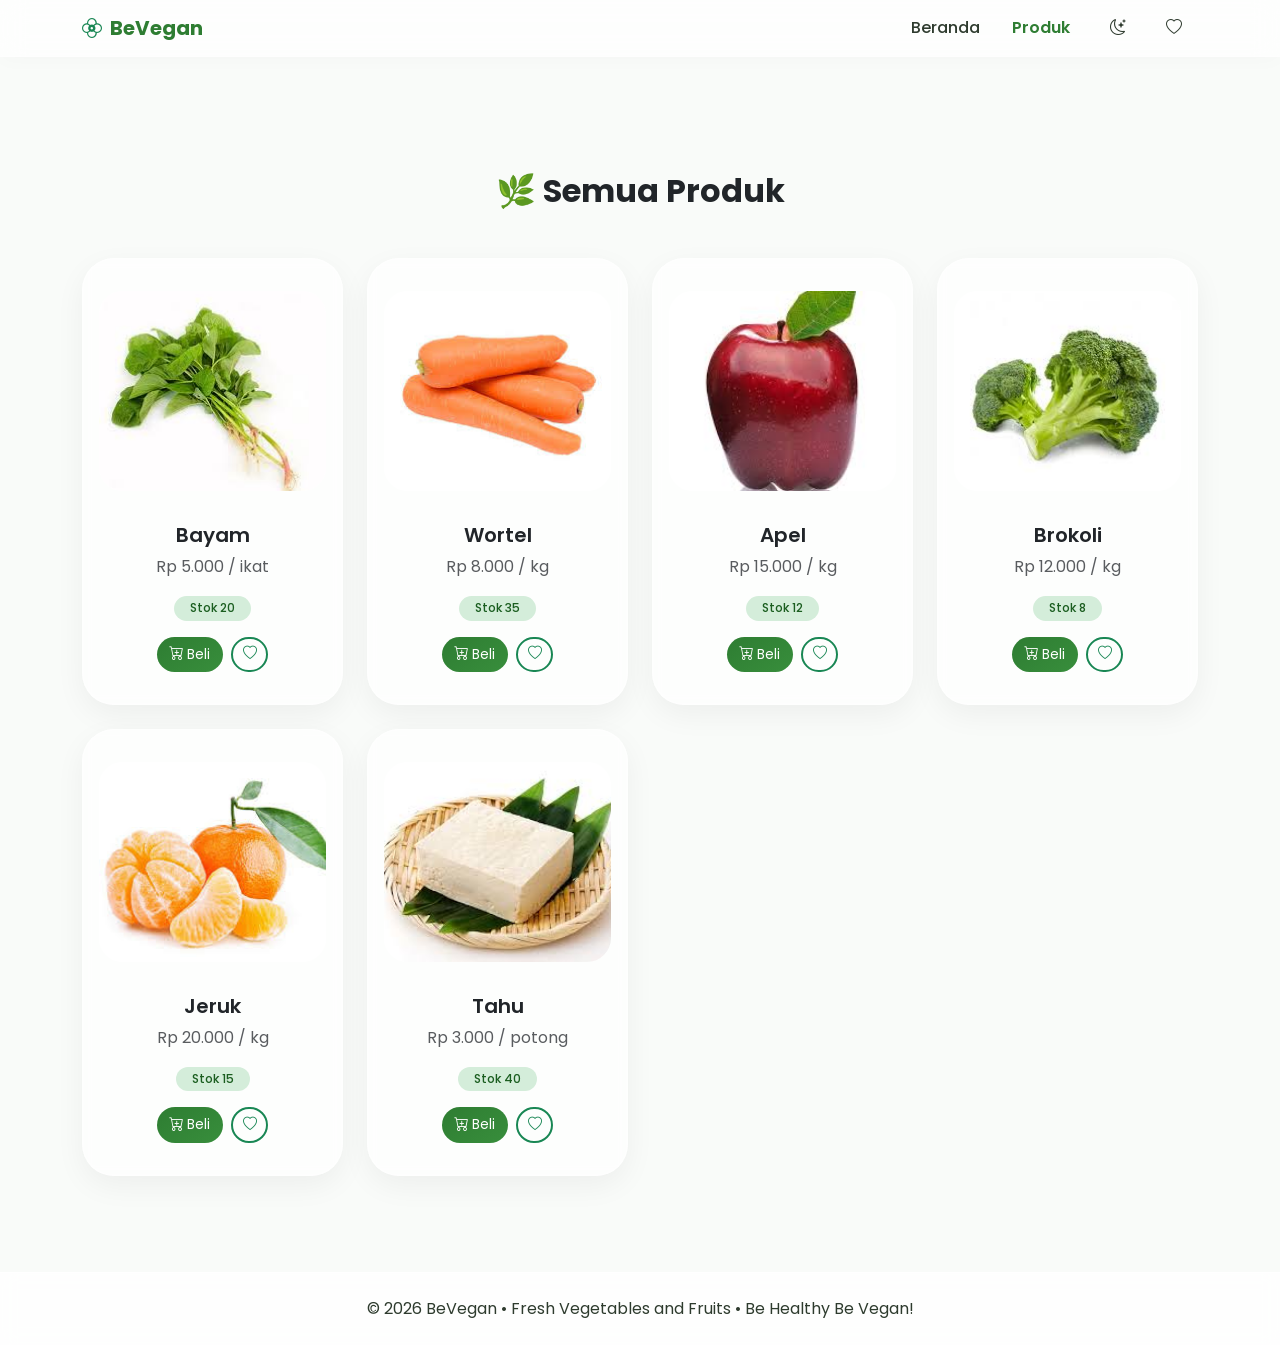
<file: produk.html>
<!DOCTYPE html>
<html lang="id">
<head>
  <meta charset="UTF-8">
  <meta name="viewport" content="width=device-width, initial-scale=1.0">
  <title>Produk • BeVegan</title>

  <!-- Google Fonts -->
  <link rel="preconnect" href="https://fonts.googleapis.com">
  <link rel="preconnect" href="https://fonts.gstatic.com" crossorigin>
  <link href="https://fonts.googleapis.com/css2?family=Poppins:wght@300;400;500;600;700&display=swap" rel="stylesheet">

  <!-- Bootstrap + Icons -->
  <link href="https://cdn.jsdelivr.net/npm/bootstrap@5.3.0/dist/css/bootstrap.min.css" rel="stylesheet">
  <link rel="stylesheet" href="https://cdn.jsdelivr.net/npm/bootstrap-icons@1.10.5/font/bootstrap-icons.css">

  <!-- Custom CSS -->
  <link rel="stylesheet" href="css/style.css">
</head>
<body>

<!-- NAVBAR SAMA -->
<nav class="navbar navbar-expand-lg navbar-light fixed-top glass-nav">
  <div class="container">
    <a class="navbar-brand fw-bold" href="index.html">
      <i class="bi bi-flower2 text-success me-2"></i>BeVegan
    </a>
    <button class="navbar-toggler" type="button" data-bs-toggle="collapse" data-bs-target="#navbarNav">
      <span class="navbar-toggler-icon"></span>
    </button>
    <div class="collapse navbar-collapse" id="navbarNav">
      <ul class="navbar-nav ms-auto">
        <li class="nav-item">
          <a class="nav-link" href="index.html">Beranda</a>
        </li>
        <li class="nav-item">
          <a class="nav-link active" href="produk.html">Produk</a>
        </li>
        <!-- Dark Mode Toggle -->
        <li class="nav-item">
          <button class="btn btn-link nav-link" id="darkModeToggle">
            <i class="bi bi-moon-stars" id="darkModeIcon"></i>
          </button>
        </li>
        <!-- Wishlist Button -->
        <li class="nav-item">
          <button class="btn btn-link nav-link position-relative" id="wishlistBtn" data-bs-toggle="modal" data-bs-target="#wishlistModal">
            <i class="bi bi-heart"></i>
            <span class="badge bg-success rounded-pill position-absolute top-0 start-100 translate-middle" id="wishlistBadge" style="font-size: 0.65rem; display: none;">0</span>
          </button>
        </li>
      </ul>
    </div>
  </div>
</nav>

<!-- PRODUK LIST -->
<section class="container my-5 py-5">
  <h2 class="fw-bold text-center mb-5">🌿 Semua Produk</h2>
  <div class="row g-4">
    <!-- Produk 1 -->
    <div class="col-md-4 col-lg-3">
      <div class="card-produk" data-nama="Bayam" data-harga="5000" data-stok="20">
        <img src="assets/bayam.jpg" alt="Bayam" class="product-img">
        <h5 class="fw-semibold mt-3">Bayam</h5>
        <p class="text-muted">Rp 5.000 / ikat</p>
        <span class="badge bg-success-soft stok-badge">Stok 20</span>
        <div class="mt-3 d-flex gap-2 justify-content-center">
          <button class="btn btn-success btn-sm btn-beli" style="padding: 0.3rem 0.8rem; font-size: 0.85rem;"><i class="bi bi-cart-plus" style="font-size: 0.9rem;"></i> Beli</button>
          <button class="btn btn-outline-success btn-sm btn-wishlist" style="padding: 0.3rem 0.6rem; font-size: 0.85rem;"><i class="bi bi-heart" style="font-size: 0.9rem;"></i></button>
        </div>
      </div>
    </div>
    <!-- Produk 2 -->
    <div class="col-md-4 col-lg-3">
      <div class="card-produk" data-nama="Wortel" data-harga="8000" data-stok="35">
        <img src="assets/wortel.jpg" alt="Wortel" class="product-img">
        <h5 class="fw-semibold mt-3">Wortel</h5>
        <p class="text-muted">Rp 8.000 / kg</p>
        <span class="badge bg-success-soft stok-badge">Stok 35</span>
        <div class="mt-3 d-flex gap-2 justify-content-center">
          <button class="btn btn-success btn-sm btn-beli" style="padding: 0.3rem 0.8rem; font-size: 0.85rem;"><i class="bi bi-cart-plus" style="font-size: 0.9rem;"></i> Beli</button>
          <button class="btn btn-outline-success btn-sm btn-wishlist" style="padding: 0.3rem 0.6rem; font-size: 0.85rem;"><i class="bi bi-heart" style="font-size: 0.9rem;"></i></button>
        </div>
      </div>
    </div>
    <!-- Produk 3 -->
    <div class="col-md-4 col-lg-3">
      <div class="card-produk" data-nama="Apel" data-harga="15000" data-stok="12">
        <img src="assets/apel.jpg" alt="Apel" class="product-img">
        <h5 class="fw-semibold mt-3">Apel</h5>
        <p class="text-muted">Rp 15.000 / kg</p>
        <span class="badge bg-success-soft stok-badge">Stok 12</span>
        <div class="mt-3 d-flex gap-2 justify-content-center">
          <button class="btn btn-success btn-sm btn-beli" style="padding: 0.3rem 0.8rem; font-size: 0.85rem;"><i class="bi bi-cart-plus" style="font-size: 0.9rem;"></i> Beli</button>
          <button class="btn btn-outline-success btn-sm btn-wishlist" style="padding: 0.3rem 0.6rem; font-size: 0.85rem;"><i class="bi bi-heart" style="font-size: 0.9rem;"></i></button>
        </div>
      </div>
    </div>
    <!-- Produk 4 -->
    <div class="col-md-4 col-lg-3">
      <div class="card-produk" data-nama="Brokoli" data-harga="12000" data-stok="8">
        <img src="assets/brokoli.jpg" alt="Brokoli" class="product-img">
        <h5 class="fw-semibold mt-3">Brokoli</h5>
        <p class="text-muted">Rp 12.000 / kg</p>
        <span class="badge bg-success-soft stok-badge">Stok 8</span>
        <div class="mt-3 d-flex gap-2 justify-content-center">
          <button class="btn btn-success btn-sm btn-beli" style="padding: 0.3rem 0.8rem; font-size: 0.85rem;"><i class="bi bi-cart-plus" style="font-size: 0.9rem;"></i> Beli</button>
          <button class="btn btn-outline-success btn-sm btn-wishlist" style="padding: 0.3rem 0.6rem; font-size: 0.85rem;"><i class="bi bi-heart" style="font-size: 0.9rem;"></i></button>
        </div>
      </div>
    </div>
    <!-- Produk 5 -->
    <div class="col-md-4 col-lg-3">
      <div class="card-produk" data-nama="Jeruk" data-harga="20000" data-stok="15">
        <img src="assets/jeruk.jpg" alt="Jeruk" class="product-img">
        <h5 class="fw-semibold mt-3">Jeruk</h5>
        <p class="text-muted">Rp 20.000 / kg</p>
        <span class="badge bg-success-soft stok-badge">Stok 15</span>
        <div class="mt-3 d-flex gap-2 justify-content-center">
          <button class="btn btn-success btn-sm btn-beli" style="padding: 0.3rem 0.8rem; font-size: 0.85rem;"><i class="bi bi-cart-plus" style="font-size: 0.9rem;"></i> Beli</button>
          <button class="btn btn-outline-success btn-sm btn-wishlist" style="padding: 0.3rem 0.6rem; font-size: 0.85rem;"><i class="bi bi-heart" style="font-size: 0.9rem;"></i></button>
        </div>
      </div>
    </div>
    <!-- Produk 6 -->
    <div class="col-md-4 col-lg-3">
      <div class="card-produk" data-nama="Tahu" data-harga="3000" data-stok="40">
        <img src="assets/tahu.jpg" alt="Tahu" class="product-img">
        <h5 class="fw-semibold mt-3">Tahu</h5>
        <p class="text-muted">Rp 3.000 / potong</p>
        <span class="badge bg-success-soft stok-badge">Stok 40</span>
        <div class="mt-3 d-flex gap-2 justify-content-center">
          <button class="btn btn-success btn-sm btn-beli" style="padding: 0.3rem 0.8rem; font-size: 0.85rem;"><i class="bi bi-cart-plus" style="font-size: 0.9rem;"></i> Beli</button>
          <button class="btn btn-outline-success btn-sm btn-wishlist" style="padding: 0.3rem 0.6rem; font-size: 0.85rem;"><i class="bi bi-heart" style="font-size: 0.9rem;"></i></button>
        </div>
      </div>
    </div>
  </div>
</section>

<!-- FOOTER -->
<footer class="footer-glass text-center py-4">
  <div class="container">
    <p class="mb-0">© 2026 BeVegan • Fresh Vegetables and Fruits • Be Healthy Be Vegan!</p>
  </div>
</footer>

<script src="https://cdn.jsdelivr.net/npm/bootstrap@5.3.0/dist/js/bootstrap.bundle.min.js"></script>

<!-- WISHLIST MODAL -->
<div class="modal fade" id="wishlistModal" tabindex="-1">
  <div class="modal-dialog">
    <div class="modal-content">
      <div class="modal-header">
        <h5 class="modal-title"><i class="bi bi-heart-fill text-danger me-2"></i>Wishlist Saya</h5>
        <button type="button" class="btn-close" data-bs-dismiss="modal"></button>
      </div>
      <div class="modal-body">
        <ul class="list-group" id="wishlistItems">
          <li class="list-group-item text-center text-muted py-4">
            <i class="bi bi-inbox display-3 d-block mb-2"></i>
            Wishlist kosong
          </li>
        </ul>
      </div>
    </div>
  </div>
</div>

<script src="js/script.js"></script>
</body>
</html>
</file>
<file: css/style.css>
/* ===== VARIABLES & RESET ===== */
:root {
  --primary-soft: #e6f3e6;
  --success-light: #d4edda;
  --glass-bg: rgba(255, 255, 255, 0.6);
  --glass-border: rgba(255, 255, 255, 0.3);
  --shadow-soft: 0 10px 30px rgba(0, 0, 0, 0.05);
  --shadow-hover: 0 20px 40px rgba(0, 100, 0, 0.1);
}

body {
  font-family: 'Poppins', sans-serif;
  background: #f9fbf9;
  padding-top: 76px; /* tinggi navbar */
  scroll-behavior: smooth;
}

/* ===== NAVBAR GLASS ===== */
.glass-nav {
  background: rgba(255, 255, 255, 0.7);
  backdrop-filter: blur(12px);
  -webkit-backdrop-filter: blur(12px);
  border-bottom: 1px solid var(--glass-border);
  box-shadow: 0 4px 20px rgba(0, 0, 0, 0.02);
}

.navbar-brand {
  font-weight: 600;
  color: #2e7d32;
}

.nav-link {
  font-weight: 500;
  color: #2e3b2e !important;
  margin: 0 8px;
  transition: 0.2s;
}

.nav-link.active {
  color: #2e7d32 !important;
  font-weight: 600;
}

.nav-link:hover {
  color: #1b5e20 !important;
  transform: translateY(-1px);
}

/* ===== HERO SECTION ===== */
.hero {
  height: 80vh;
  background: linear-gradient(135deg, #43a047 0%, #a5d6a7 100%);
  position: relative;
  border-radius: 0 0 3rem 3rem;
  margin-top: -76px;
  padding-top: 76px;
}

.hero::after {
  content: '';
  position: absolute;
  top: 0;
  left: 0;
  width: 100%;
  height: 100%;
  background: rgba(0, 0, 0, 0.1);
  border-radius: 0 0 3rem 3rem;
  z-index: 1;
}

.hero .container {
  position: relative;
  z-index: 2;
}

.hero h1 {
  text-shadow: 0 5px 15px rgba(0,0,0,0.2);
  animation: fadeInUp 1s ease;
}

.hero .btn {
  transition: all 0.3s;
}

.hero .btn:hover {
  transform: translateY(-3px);
  box-shadow: 0 15px 25px rgba(0,0,0,0.2);
}

/* ===== CARD GLASS (STATISTIK) ===== */
.card-glass {
  background: var(--glass-bg);
  backdrop-filter: blur(8px);
  -webkit-backdrop-filter: blur(8px);
  border: 1px solid var(--glass-border);
  border-radius: 2rem !important;
  box-shadow: var(--shadow-soft);
  transition: 0.3s;
}

.card-glass:hover {
  transform: translateY(-8px);
  box-shadow: var(--shadow-hover);
  background: rgba(255, 255, 255, 0.8);
}

.card-glass i {
  font-size: 3.5rem;
  background: linear-gradient(145deg, #2e7d32, #66bb6a);
  -webkit-background-clip: text;
  -webkit-text-fill-color: transparent;
}

/* ===== CARD PRODUK (GLASS + HOVER) ===== */
.card-produk {
  background: rgba(255, 255, 255, 0.7);
  backdrop-filter: blur(6px);
  -webkit-backdrop-filter: blur(6px);
  border: 1px solid rgba(255,255,255,0.5);
  border-radius: 2rem;
  padding: 2rem 1rem;
  text-align: center;
  box-shadow: var(--shadow-soft);
  transition: all 0.3s cubic-bezier(0.25, 0.46, 0.45, 0.94);
}

.card-produk:hover {
  transform: scale(1.03) translateY(-5px);
  box-shadow: var(--shadow-hover);
  background: rgba(255, 255, 255, 0.9);
}

.card-produk i {
  font-size: 4rem;
  margin-bottom: 1rem;
  transition: 0.3s;
}

.card-produk:hover i {
  transform: rotate(5deg) scale(1.1);
}

/* ===== PRODUCT IMAGE ===== */
.product-img {
  width: 100%;
  height: 200px;
  object-fit: cover;
  border-radius: 1.5rem;
  margin-bottom: 1rem;
  transition: 0.3s;
}

.card-produk:hover .product-img {
  transform: scale(1.05);
}

/* ===== CAROUSEL ===== */
.carousel-inner {
  border-radius: 2rem;
  overflow: hidden;
}

.carousel-item {
  height: auto;
}

.carousel-control-prev,
.carousel-control-next {
  background: rgba(0, 0, 0, 0.3);
  border-radius: 50%;
  width: 50px;
  height: 50px;
  top: 50%;
  transform: translateY(-50%);
}

.carousel-control-prev {
  left: -70px;
}

.carousel-control-next {
  right: -70px;
}

.carousel-indicators {
  bottom: -50px;
}

.carousel-indicators button {
  width: 12px;
  height: 12px;
  border-radius: 50%;
  background-color: #66bb6a;
}

.carousel-indicators button.active {
  background-color: #1b5e20;
}

.bg-success-soft {
  background-color: var(--success-light);
  color: #1b5e20;
  padding: 0.4rem 1rem;
  border-radius: 2rem;
  font-weight: 500;
}

/* ===== FORM CARD ===== */
.card-form {
  background: white;
  border-radius: 2.5rem;
  box-shadow: var(--shadow-soft);
  border: 1px solid rgba(0,0,0,0.02);
  padding: 2rem;
}

.form-floating > .form-control,
.form-floating > .form-select {
  border-radius: 1.5rem;
  border: 1px solid #e0e0e0;
  padding: 1.5rem 1rem 0.5rem;
}

.form-floating > label {
  padding-left: 1rem;
}

.form-control:focus,
.form-select:focus {
  border-color: #66bb6a;
  box-shadow: 0 0 0 0.2rem rgba(102, 187, 106, 0.2);
}

.btn-success {
  background: linear-gradient(145deg, #2e7d32, #388e3c);
  border: none;
  border-radius: 3rem;
  transition: all 0.3s;
}

.btn-success:hover {
  background: linear-gradient(145deg, #1b5e20, #2e7d32);
  transform: translateY(-2px);
  box-shadow: 0 10px 20px rgba(46, 125, 50, 0.3);
}

.btn-outline-success {
  border-radius: 3rem;
  border-width: 2px;
}

/* ===== FILE UPLOAD & IMAGE PREVIEW ===== */
.upload-wrapper {
  position: relative;
  border: 2px dashed #66bb6a;
  border-radius: 1.5rem;
  padding: 1.5rem;
  background: linear-gradient(135deg, #f9fbf9 0%, var(--success-light) 100%);
  text-align: center;
  transition: 0.3s;
}

.upload-wrapper:hover {
  border-color: #2e7d32;
  background: linear-gradient(135deg, var(--success-light) 0%, #e3f2e1 100%);
}

.upload-wrapper input[type="file"] {
  border: none;
  background: transparent;
  cursor: pointer;
  padding: 1rem;
}

.upload-wrapper input[type="file"]::-webkit-file-upload-button {
  background: linear-gradient(145deg, #2e7d32, #388e3c);
  color: white;
  border: none;
  padding: 0.75rem 1.5rem;
  border-radius: 2rem;
  cursor: pointer;
  font-weight: 600;
  transition: 0.3s;
}

.upload-wrapper input[type="file"]::-webkit-file-upload-button:hover {
  background: linear-gradient(145deg, #1b5e20, #2e7d32);
  transform: scale(1.05);
}

.img-preview {
  max-width: 200px;
  max-height: 200px;
  border-radius: 1.5rem;
  border: 3px solid #66bb6a;
  box-shadow: var(--shadow-soft);
  animation: fadeInUp 0.5s ease;
}

.form-label {
  color: #2e3b2e;
  margin-bottom: 0.75rem;
}

/* ===== FOOTER ===== */
.footer-glass {
  background: rgba(255, 255, 255, 0.8);
  backdrop-filter: blur(8px);
  -webkit-backdrop-filter: blur(8px);
  border-top: 1px solid rgba(255,255,255,0.5);
  color: #2e3b2e;
  margin-top: 3rem;
}

.footer-glass a {
  font-size: 1.4rem;
  transition: 0.2s;
}

.footer-glass a:hover {
  color: #1b5e20 !important;
  transform: translateY(-2px);
}

/* ===== ANIMASI ===== */
@keyframes fadeInUp {
  from {
    opacity: 0;
    transform: translateY(20px);
  }
  to {
    opacity: 1;
    transform: translateY(0);
  }
}

.animate-fade-in {
  animation: fadeInUp 1s ease;
}

/* ===== DARK MODE ===== */
body.dark {
  background: #1a1a1a;
  color: #e0e0e0;
}

body.dark .glass-nav {
  background: rgba(30, 30, 30, 0.9);
  border-bottom-color: rgba(100, 100, 100, 0.3);
}

body.dark .navbar-brand {
  color: #66bb6a;
}

body.dark .nav-link {
  color: #b0b0b0 !important;
}

body.dark .nav-link.active,
body.dark .nav-link:hover {
  color: #66bb6a !important;
}

body.dark .hero {
  background: linear-gradient(135deg, #1b5e20 0%, #388e3c 100%);
}

body.dark .card-glass {
  background: rgba(50, 50, 50, 0.7);
  border-color: rgba(100, 100, 100, 0.3);
}

body.dark .card-produk {
  background: rgba(50, 50, 50, 0.8);
  border-color: rgba(100, 100, 100, 0.3);
}

body.dark .card-produk:hover {
  background: rgba(60, 60, 60, 0.9);
}

body.dark .bg-success-soft {
  background-color: rgba(102, 187, 106, 0.3);
  color: #90ee90;
}

body.dark .card-form {
  background: #2a2a2a;
  border-color: rgba(100, 100, 100, 0.3);
  color: #e0e0e0;
}

body.dark .form-floating > .form-control,
body.dark .form-floating > .form-select {
  background-color: #3a3a3a;
  color: #e0e0e0;
  border-color: rgba(100, 100, 100, 0.3);
}

body.dark .form-floating > .form-control:focus,
body.dark .form-floating > .form-select:focus {
  background-color: #3a3a3a;
  color: #e0e0e0;
  border-color: #66bb6a;
}

body.dark .form-label {
  color: #e0e0e0;
}

body.dark .upload-wrapper {
  background: linear-gradient(135deg, #2a2a2a 0%, rgba(102, 187, 106, 0.1) 100%);
  border-color: rgba(102, 187, 106, 0.5);
}

body.dark .footer-glass {
  background: rgba(30, 30, 30, 0.9);
  border-top-color: rgba(100, 100, 100, 0.3);
  color: #b0b0b0;
}

body.dark .modal-content {
  background-color: #2a2a2a;
  color: #e0e0e0;
  border-color: rgba(100, 100, 100, 0.3);
}

body.dark .modal-body {
  background-color: #2a2a2a;
}

body.dark .list-group-item {
  background-color: #3a3a3a;
  border-color: rgba(100, 100, 100, 0.3);
  color: #e0e0e0;
}

body.dark #darkModeIcon {
  transition: transform 0.3s;
}

body.dark #darkModeIcon::before {
  content: '';
}

/* Tombol Dark Mode */
#darkModeToggle {
  padding: 0.5rem 1rem;
  transition: all 0.3s;
}

#darkModeToggle:hover {
  transform: rotate(20deg);
}

/* Tombol Wishlist */
#wishlistBtn {
  position: relative;
  transition: all 0.3s;
}

#wishlistBtn:hover {
  transform: scale(1.1);
}

#wishlistBadge {
  animation: badgePulse 0.5s ease;
}

@keyframes badgePulse {
  0% {
    transform: scale(1);
  }
  50% {
    transform: scale(1.2);
  }
  100% {
    transform: scale(1);
  }
}

/* ===== RESPONSIVE ===== */
@media (max-width: 768px) {
  .hero {
    height: 70vh;
    border-radius: 0 0 2rem 2rem;
  }
  .hero h1 {
    font-size: 2.2rem;
  }
  .card-produk {
    padding: 1.5rem 0.5rem;
  }
}
</file>
